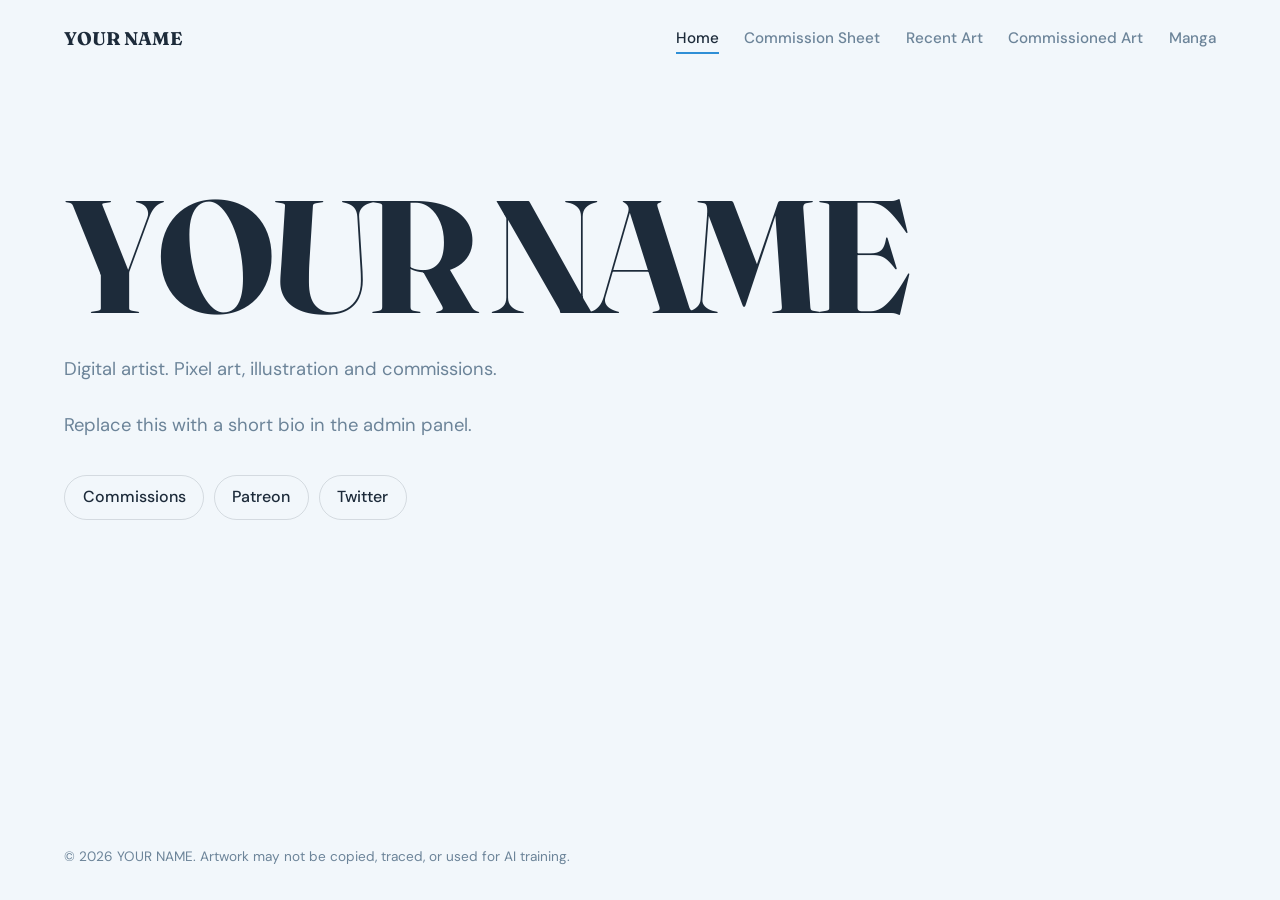
<file: index.html>
<!doctype html>
<html lang="en"><head>
<meta charset="utf-8"><meta name="viewport" content="width=device-width,initial-scale=1">
<link rel="icon" href="data:,"><title>Portfolio</title>
<meta name="robots" content="noai, noimageai">
<link rel="preconnect" href="https://fonts.googleapis.com"><link rel="preconnect" href="https://fonts.gstatic.com" crossorigin>
<link href="https://fonts.googleapis.com/css2?family=Bricolage+Grotesque:opsz,wght@12..96,500;12..96,700&family=DM+Sans:wght@400;500&display=swap" rel="stylesheet">
<link rel="stylesheet" href="css/style.css">
</head><body>
<div id="bar" class="bar" hidden></div>
<header><div class="left"><a class="brand" href="#home" id="brand"></a></div><nav id="nav"></nav></header>
<main id="view"></main>
<footer id="foot"></footer>
<script type="module" src="js/app.js"></script>
</body></html>
</file>
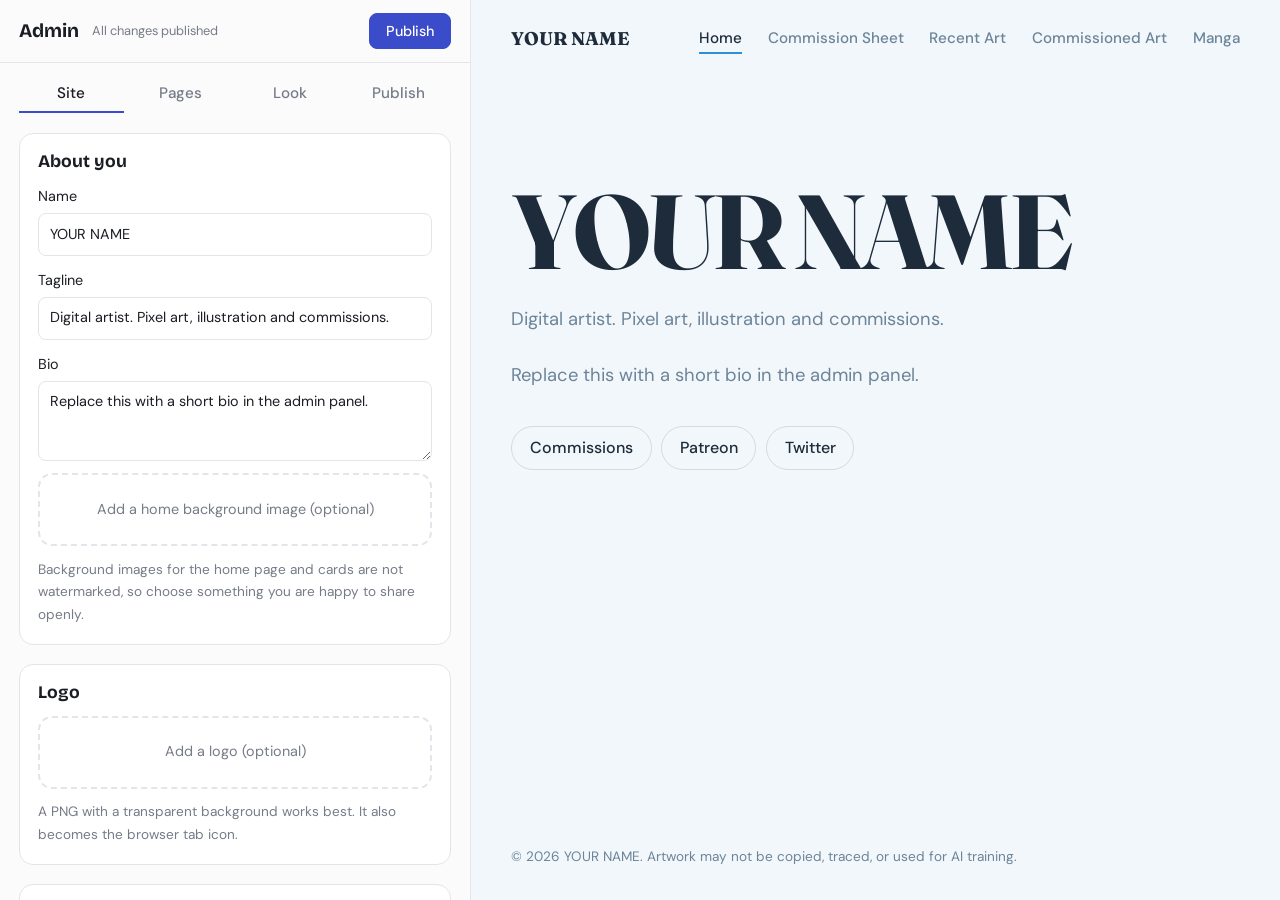
<file: admin.html>
<!doctype html>
<html lang="en"><head><meta charset="utf-8"><meta name="viewport" content="width=device-width,initial-scale=1">
<link rel="icon" href="data:,"><title>Admin</title><meta name="robots" content="noindex">
<link href="https://fonts.googleapis.com/css2?family=Bricolage+Grotesque:opsz,wght@12..96,700&family=DM+Sans:wght@400;500&display=swap" rel="stylesheet">
<link rel="stylesheet" href="css/style.css"><link rel="stylesheet" href="css/admin.css">
</head><body><div class="shell">
<div class="side"><div class="top"><b>Admin</b><span id="badge"></span><button class="go" id="pub">Publish</button></div><div class="tabs" id="tabs"></div><div class="adm" id="app"></div></div>
<iframe id="pv" src="index.html?preview" title="Live preview"></iframe></div>
<script type="module" src="js/admin.js"></script></body></html>
</file>
<file: css/style.css>
:root{--bg:#fbfbfc;--ink:#1b1d24;--mute:#767b88;--line:color-mix(in srgb,var(--ink) 14%,transparent);--acc:#3b4cca;--r:14px;
--f1:'Bricolage Grotesque',system-ui,sans-serif;--f2:'DM Sans',system-ui,sans-serif}
*{box-sizing:border-box;margin:0}
body{transition:background .4s,color .4s;background:var(--bg);color:var(--ink);font:400 1rem/1.65 var(--f2);min-height:100vh;display:flex;flex-direction:column}
a{color:inherit}
:focus-visible{outline:2px solid var(--acc);outline-offset:3px}
header{display:flex;justify-content:space-between;align-items:center;gap:2rem;padding:1.4rem clamp(1.2rem,5vw,4rem)}
.brand{font:700 1.15rem var(--f1);text-decoration:none;white-space:nowrap}
nav{display:flex;gap:1.6rem;overflow-x:auto;scrollbar-width:none}
nav a{text-decoration:none;color:var(--mute);font-weight:500;font-size:.95rem;padding:.2rem 0;white-space:nowrap;background:linear-gradient(var(--acc),var(--acc)) 0 100%/0 2px no-repeat;transition:color .2s,background-size .3s}
nav a:hover,nav a.on{color:var(--ink);background-size:100% 2px}
main{flex:1;padding:0 clamp(1.2rem,5vw,4rem)}
footer{padding:2rem clamp(1.2rem,5vw,4rem);color:var(--mute);font-size:.85rem}
.hero{padding:clamp(3rem,12vh,8rem) 0 2rem}
.hero h1{font:700 clamp(3.2rem,13vw,10rem)/.9 var(--f1);letter-spacing:-.045em;animation:rise .9s cubic-bezier(.2,.7,.2,1) both}
.hero p{max-width:34rem;margin-top:1.6rem;color:var(--mute);font-size:1.15rem}
.pills{display:flex;flex-wrap:wrap;gap:.6rem;margin-top:2.2rem}
.pills a{border:1px solid var(--line);border-radius:99px;padding:.5rem 1.1rem;text-decoration:none;font-weight:500;transition:background .2s,color .2s,border-color .2s}
.pills a:hover{background:var(--ink);color:var(--bg);border-color:var(--ink)}
.head{padding:2rem 0 1.6rem}
.head h2{font:700 clamp(2rem,5vw,3.4rem)/1 var(--f1);letter-spacing:-.03em}
.head p{color:var(--mute);max-width:36rem;margin-top:.6rem}
.text{max-width:40rem;padding-bottom:4rem;white-space:pre-line}
.gal{margin:0 calc(clamp(1.2rem,5vw,4rem)*-1)}
.track{display:flex;gap:1.2rem;overflow-x:auto;padding:.5rem clamp(1.2rem,5vw,4rem) 1.5rem;scrollbar-width:none;cursor:grab}
.track::-webkit-scrollbar{display:none}
.track.drag{cursor:grabbing;scroll-snap-type:none}
.tile{flex:0 0 auto;width:clamp(170px,calc((100vh - 21rem)*.8),440px);animation:rise .6s cubic-bezier(.2,.7,.2,1) both}
.img{aspect-ratio:4/5;border-radius:var(--r);background:color-mix(in srgb,var(--ink) 8%,var(--bg)) center/contain no-repeat;transition:transform .35s cubic-bezier(.2,.7,.2,1)}
.tile:hover .img{transform:scale(.97)}
.px{image-rendering:pixelated}
.tile figcaption{padding:.6rem .2rem 0;font-size:.9rem;color:var(--mute)}
.arrows{display:flex;gap:.5rem;padding:0 clamp(1.2rem,5vw,4rem) 3rem}
.arrows button,.lb button{width:2.8rem;height:2.8rem;border-radius:50%;border:1px solid var(--line);background:var(--bg);font-size:1.1rem;cursor:pointer;transition:background .2s,color .2s}
.arrows button:hover{background:var(--ink);color:var(--bg)}
.prot .img,.prot .lbimg{-webkit-touch-callout:none;user-select:none;position:relative}
.prot .img::after,.prot .lbimg::after{content:"";position:absolute;inset:0}
.lb{position:fixed;inset:0;background:color-mix(in srgb,var(--bg) 94%,transparent);backdrop-filter:blur(8px);display:grid;place-items:center;z-index:9;animation:fade .25s both}
.lbimg{width:min(86vw,60vh,720px);aspect-ratio:4/5;background:color-mix(in srgb,var(--ink) 8%,var(--bg)) center/contain no-repeat;border-radius:var(--r);animation:pop .35s cubic-bezier(.2,.7,.2,1) both}
.lb .cap{position:absolute;bottom:1.5rem;color:var(--mute)}
.lb button{position:absolute}.lb .x{top:1.2rem;right:1.2rem}.lb .p{left:1.2rem}.lb .n{right:1.2rem}
.lb .p,.lb .n{top:50%;translate:0 -50%}
@keyframes rise{from{opacity:0;transform:translateY(18px)}}
@keyframes fade{from{opacity:0}}
@keyframes pop{from{opacity:0;transform:scale(.94)}}
@media(max-width:640px){header{flex-direction:column;align-items:flex-start;gap:.8rem}nav{max-width:100%}}
@media(prefers-reduced-motion:reduce){*{animation:none!important;transition:none!important}}

.left{display:flex;align-items:center;gap:.9rem;flex-wrap:wrap}
.bar{background:var(--acc);color:var(--bg);text-align:center;padding:.55rem 1rem;font-size:.9rem;font-weight:500}.bar[hidden]{display:none}

.cards{display:grid;grid-template-columns:repeat(auto-fill,minmax(250px,1fr));gap:1.2rem;padding-bottom:4rem}
.ccard{position:relative;border-radius:var(--r);border:1px solid var(--line);overflow:hidden;min-height:280px;background-size:cover;background-position:center;display:flex;transition:transform .35s cubic-bezier(.2,.7,.2,1)}
.ccard:hover{transform:translateY(-4px)}
.ccard .in{position:relative;padding:1.5rem;display:flex;flex-direction:column;gap:.6rem;width:100%}
.ccard h3{font:700 1.4rem/1.1 var(--f1);color:var(--tc,inherit)}.ccard .price{font:700 1.8rem var(--f1);color:var(--pc,var(--acc))}
.ccard p{white-space:pre-line;color:var(--tc,var(--mute))}
.ccard.hasimg::before{content:"";position:absolute;inset:0;background:linear-gradient(rgba(0,0,0,calc(var(--dim)*.6)),rgba(0,0,0,var(--dim)))}
.ccard.hasimg h3,.ccard.hasimg p{color:var(--tc,#fff)}.ccard.hasimg .price{color:var(--pc,#fff)}
.ccard h3,.ccard .price{font-family:var(--cf,var(--f1))}

.brand{display:flex;align-items:center;gap:.6rem}.brand img{height:2rem;width:auto;display:block}
.hero.hasimg{position:relative;overflow:hidden;border-radius:var(--r);margin-top:1rem;padding:clamp(2.5rem,10vh,6rem) clamp(1.2rem,4vw,3.5rem);background-size:cover;background-position:center;color:#fff}
.hero.hasimg::before{content:"";position:absolute;inset:0;background:linear-gradient(rgba(0,0,0,calc(var(--dim)*.6)),rgba(0,0,0,var(--dim)))}
.hero.hasimg>*{position:relative}.hero.hasimg p{color:rgba(255,255,255,.88)}
.hero.hasimg .pills a{border-color:rgba(255,255,255,.55)}.hero.hasimg .pills a:hover{background:#fff;color:#111;border-color:#fff}

.hero h1{overflow-wrap:anywhere}
.hero h1.long{font-size:clamp(2.4rem,9vw,6.5rem);line-height:1}
.hero h1.xl{font-size:clamp(2rem,6vw,4.5rem);line-height:1.05}
body.haspg::before{content:"";position:fixed;inset:0;z-index:-1;background-image:linear-gradient(color-mix(in srgb,var(--bg) var(--pgo),transparent),color-mix(in srgb,var(--bg) var(--pgo),transparent)),var(--pg);background-size:cover;background-position:center}
</file>
<file: css/admin.css>
body{display:block;min-height:0}
.shell{display:grid;grid-template-columns:minmax(360px,470px) 1fr;height:100vh}
.side{overflow-y:auto;background:#fbfbfc;color:#1b1d24;--line:#e4e5ea;--mute:#767b88;--acc:#3b4cca;--ink:#1b1d24;--bg:#fbfbfc}
#pv{width:100%;height:100%;border:0;border-left:1px solid #e4e5ea;background:#fff}
.top{position:sticky;top:0;z-index:2;display:flex;align-items:center;gap:.8rem;padding:.8rem 1.2rem;background:#fbfbfc;border-bottom:1px solid #e4e5ea}
.top b{font:700 1.2rem var(--f1)}#badge{flex:1;font-size:.8rem;color:#767b88}#badge.dirty{color:#c2650a}
.tabs{display:flex;gap:.3rem;padding:.8rem 1.2rem 0}
.tabs button{flex:1;border:0;background:none;font:500 .95rem var(--f2);padding:.5rem;border-bottom:2px solid transparent;cursor:pointer;color:#767b88}
.tabs button.on{color:#1b1d24;border-color:#3b4cca}
.adm{padding:1.2rem 1.2rem 5rem;display:grid;gap:1.2rem}
.adm h2{font:700 1.1rem var(--f1)}
.card{border:1px solid #e4e5ea;border-radius:14px;padding:1.1rem;background:#fff;display:grid;gap:.8rem}
.adm label{display:grid;gap:.25rem;font-size:.9rem}.adm label:has(>input[type=checkbox]){display:flex;gap:.5rem;align-items:center}
.adm input[type=text],.adm input[type=password],.adm input[type=date],.adm textarea,.adm select{font:inherit;padding:.55rem .7rem;border:1px solid #e4e5ea;border-radius:8px;width:100%;background:#fff;color:#1b1d24}
.adm textarea{min-height:5rem}
.row{display:flex;gap:.5rem;align-items:center;flex-wrap:wrap}.row>*{flex:1}.row>.s{flex:0 0 auto}
.adm button,.btn{font:500 .9rem var(--f2);padding:.5rem .9rem;border-radius:8px;border:1px solid #e4e5ea;background:#fff;color:#1b1d24;cursor:pointer;text-decoration:none;text-align:center}
.adm button:hover{border-color:#1b1d24}.go,.adm .go{background:#3b4cca!important;color:#fff!important;border-color:#3b4cca!important;font:500 .9rem var(--f2);padding:.5rem 1rem;border-radius:8px;cursor:pointer;border:1px solid}
.seg{display:flex}.seg button{flex:1;border-radius:0!important}.seg button:first-child{border-radius:8px 0 0 8px!important}.seg button:last-child{border-radius:0 8px 8px 0!important}
.on{background:#1b1d24!important;color:#fff!important}.tabs .on{background:none!important;color:#1b1d24!important}
.colors{display:grid;grid-template-columns:repeat(4,1fr);gap:.5rem}.colors input{width:100%;height:2.4rem;border:1px solid #e4e5ea;border-radius:8px;padding:2px;background:#fff}
.look{border-top:1px solid #e4e5ea;padding-top:.8rem;display:grid;gap:.5rem}
.drop{border:2px dashed #e4e5ea;border-radius:14px;padding:1.4rem;text-align:center;color:#767b88;cursor:pointer;transition:border-color .2s,background .2s}
.drop.over{border-color:#3b4cca;background:#f1f2fc}
.grid{display:grid;grid-template-columns:repeat(auto-fill,minmax(110px,1fr));gap:.7rem}
.thumb{display:grid;gap:.3rem;cursor:grab}.thumb.over{outline:2px solid #3b4cca;outline-offset:3px;border-radius:8px}.thumb .img{pointer-events:none;border-radius:8px}.thumb .row{gap:.2rem}.thumb button{padding:.2rem!important;flex:1}
.hint{color:#767b88;font-size:.85rem}.warn{color:#c2650a;font-size:.85rem}.msg{position:fixed;bottom:1rem;left:50%;translate:-50% 0;background:#1b1d24;color:#fff;padding:.7rem 1.2rem;border-radius:99px;z-index:9}
@media(max-width:900px){.shell{grid-template-columns:1fr;height:auto}#pv{display:none}}
</file>
